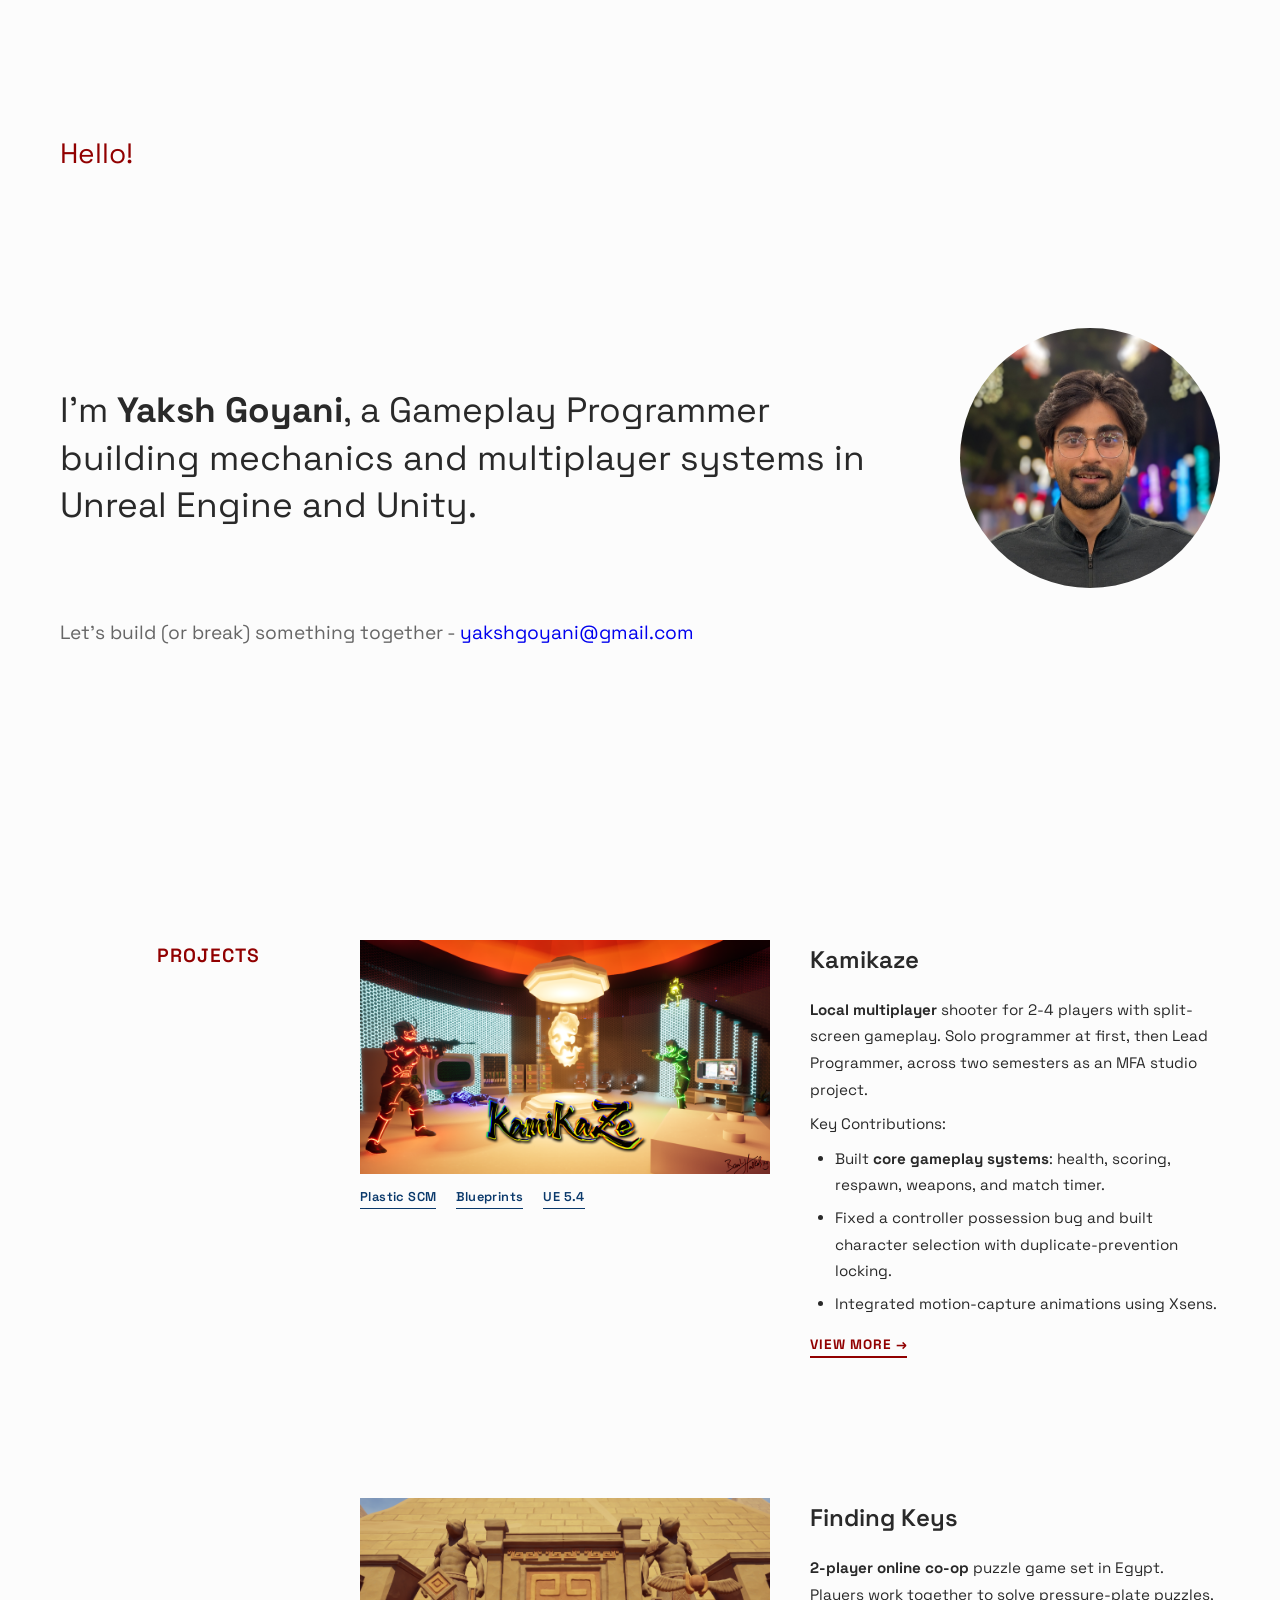
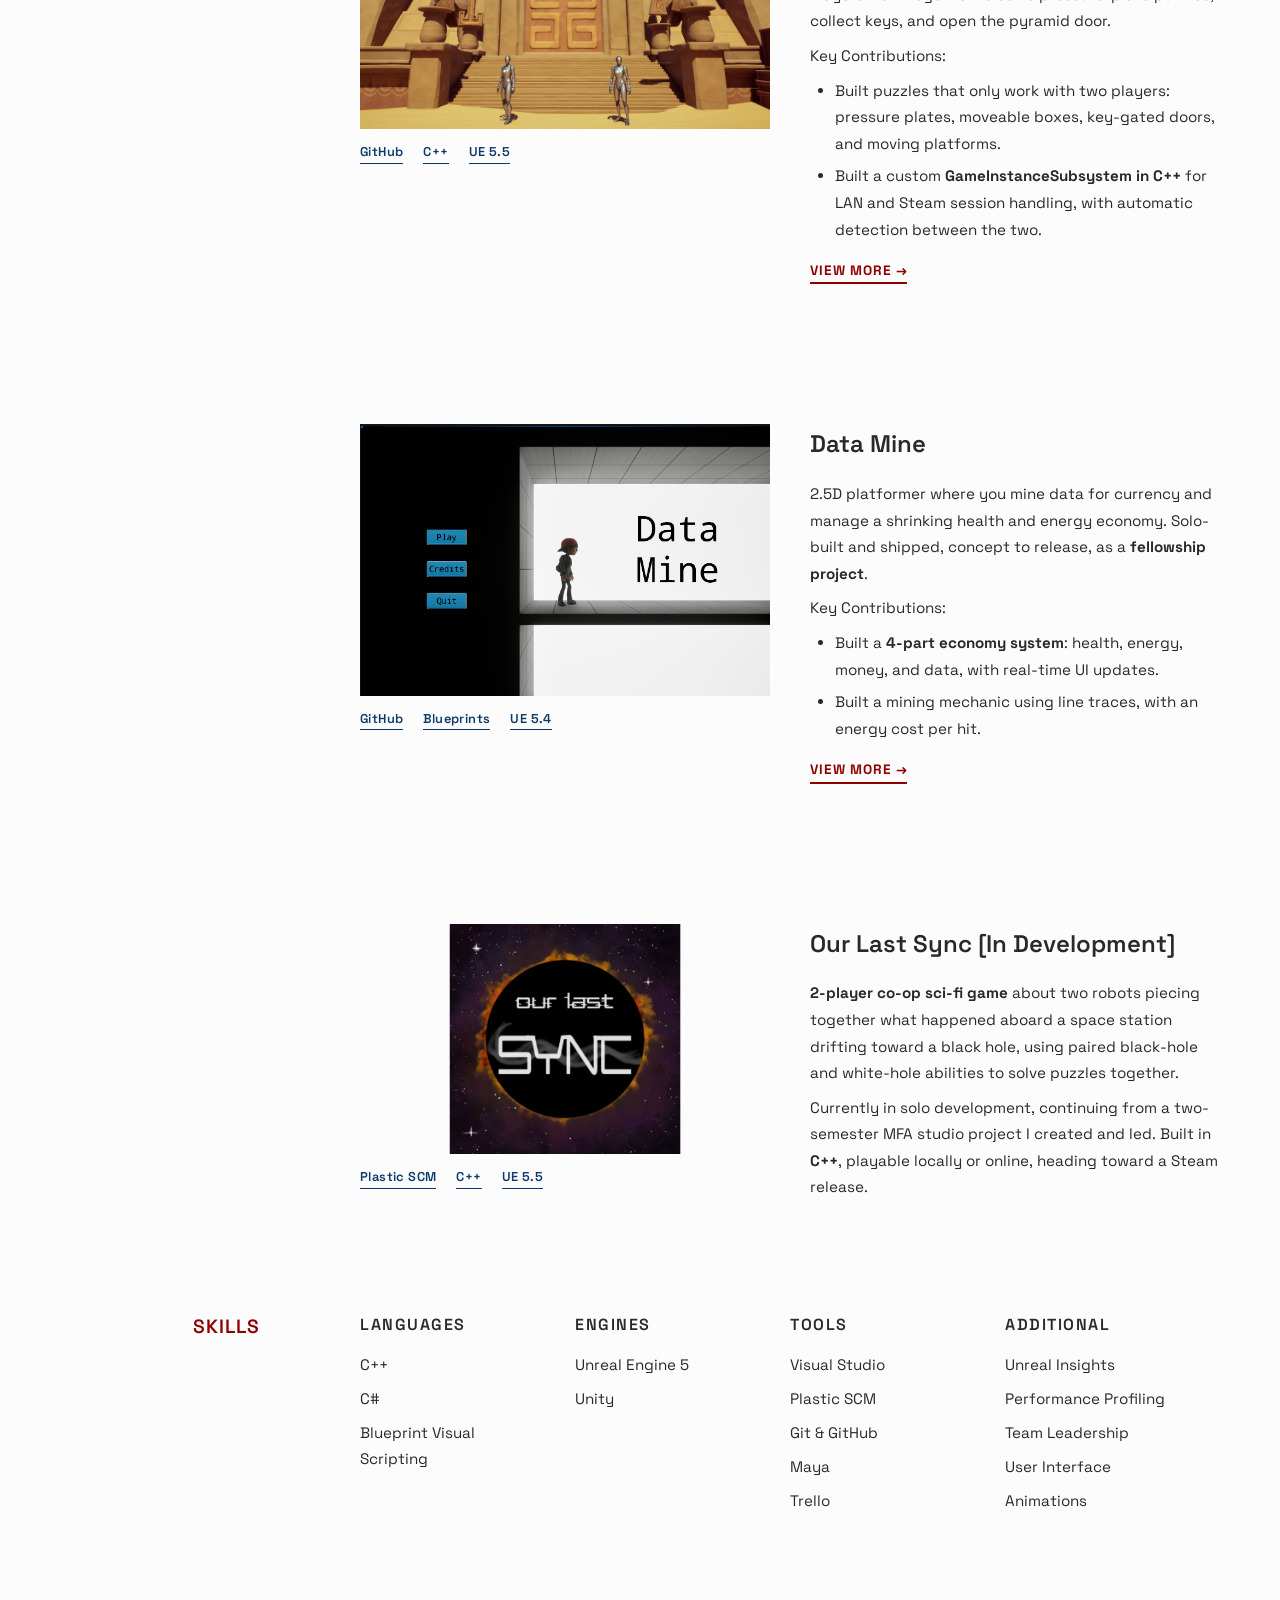
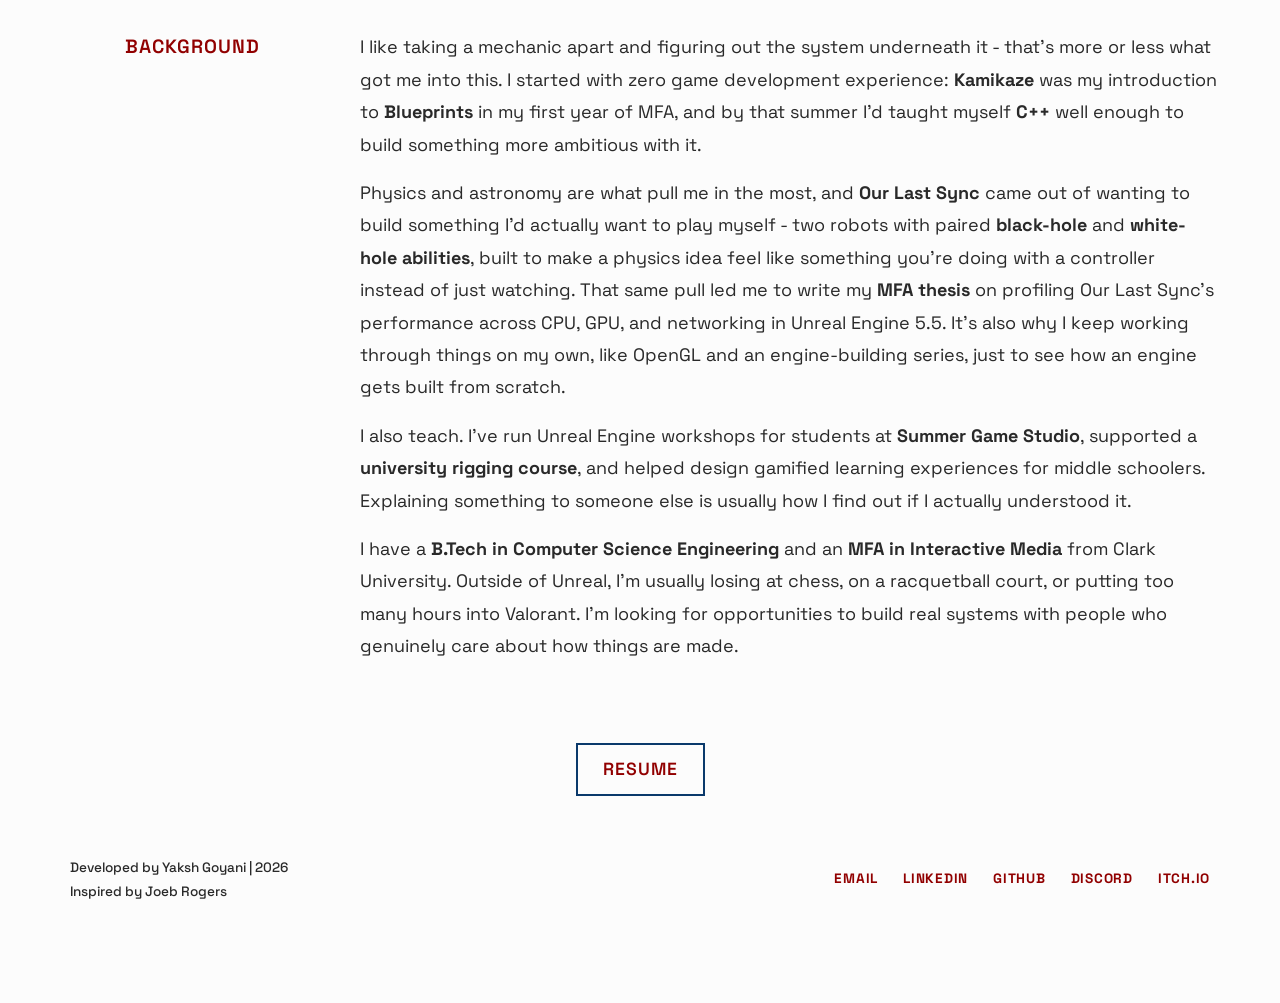
<file: index.html>
<!DOCTYPE html> 
<html lang="en">
<head>
    <meta charset="UTF-8">
    <meta name="viewport" content="width=device-width, initial-scale=1.0">
    <title>Yaksh Goyani | Portfolio</title>
    <link href="https://fonts.googleapis.com/css2?family=Space+Grotesk:wght@300..700&display=swap" rel="stylesheet">
    <link rel="stylesheet" href="styles.css">
</head>
<body>
    <section class="hero">
        <div class="hero-content">
            <h1>Hello!</h1>
            
            <div class="profile-content">          
                <h2>I'm <span class="name">Yaksh Goyani</span>, a Gameplay Programmer building mechanics and multiplayer systems in Unreal Engine and Unity.</h2>
                <img src="images/profile-picture.jpg"  alt="profile-picture" class="profile-image">
            </div>
            <h3>Let's build (or break) something together - <a href="mailto:yakshgoyani@gmail.com" title="email">yakshgoyani@gmail.com</a></h3>
        </div>
    </section>

    <!-- Main Content -->
    <div class="container">

        <!-- Projects -->
        <section class="section">
            <div class="section-title">PROJECTS</div>

            <div class="section-content">
                <!-- Kamikaze -->
                <div class="project" id="kamikaze">
                    <div class="project-left">
                        <a href="kamikaze.html">
                            <img src="images/KamiKaZe_Poster.png" alt="kamikaze Poster" class="project-banner">
                        </a>
                        <div class="tools">
                            <p class="tool-name">Plastic SCM</p>
                            <p class="tool-name">Blueprints</p>
                            <p class="tool-name">UE 5.4</p>
                        </div>
                    </div>
                    <div class="project-right">
                        <div class="project-title">
                            <a href="kamikaze.html">Kamikaze</a>
                        </div>
                        <div class="about-project">
                            <p><strong>Local multiplayer</strong> shooter for 2-4 players with split-screen gameplay. Solo programmer at first, then Lead Programmer, across two semesters as an MFA studio project.</p>
                            <p>Key Contributions:</p> 
                            <ul>
                                <li>Built <strong>core gameplay systems</strong>: health, scoring, respawn, weapons, and match timer.</li>
                                <li>Fixed a controller possession bug and built character selection with duplicate-prevention locking.</li>
                                <li>Integrated motion-capture animations using Xsens.</li>
                            </ul>
                        </div>
                        <a href="kamikaze.html" class="project-link">VIEW MORE →</a>
                    </div>
                </div>

                <!-- Finding Keys -->
                <div class="project" id="findingkeys">
                    <div class="project-left">
                        <a href="findingkeys.html">
                            <img src="images/Finding Key Image.png" alt="Finding Keys Game Page" class="project-banner">
                        </a>
                        <div class="tools">
                            <p class="tool-name">GitHub</p>
                            <p class="tool-name">C++</p>
                            <p class="tool-name">UE 5.5</p>
                        </div>
                    </div>
                    <div class="project-right">
                        <div class="project-title">
                            <a href="findingkeys.html">Finding Keys</a>
                        </div>
                        <div class="about-project">
                            <p><strong>2-player online co-op</strong> puzzle game set in Egypt. Players work together to solve pressure-plate puzzles, collect keys, and open the pyramid door.</p>
                            <p>Key Contributions:</p>
                            <ul>
                                <li>Built puzzles that only work with two players: pressure plates, moveable boxes, key-gated doors, and moving platforms.</li>
                                <li>Built a custom <strong>GameInstanceSubsystem in C++</strong> for LAN and Steam session handling, with automatic detection between the two.</li>
                            </ul>
                        </div>
                        <a href="findingkeys.html" class="project-link">VIEW MORE →</a>
                    </div>
                </div>

                <!-- Data Mine -->
                <div class="project" id="datamine">
                    <div class="project-left">
                        <a href="datamine.html">
                            <img src="images/Data Mine Home Page.png" alt="Data Mine Landing Page" class="project-banner">
                        </a>
                        <div class="tools">
                            <p class="tool-name">GitHub</p>
                            <p class="tool-name">Blueprints</p>
                            <p class="tool-name">UE 5.4</p>
                        </div>
                    </div>
                    <div class="project-right">
                        <div class="project-title">
                            <a href="datamine.html">Data Mine</a>
                        </div>
                        <div class="about-project">
                             <p>2.5D platformer where you mine data for currency and manage a shrinking health and energy economy. Solo-built and shipped, concept to release, as a <strong>fellowship project</strong>.</p>
                            <p>Key Contributions:</p>
                            <ul>
                                <li>Built a <strong>4-part economy system</strong>: health, energy, money, and data, with real-time UI updates.</li>
                                <li>Built a mining mechanic using line traces, with an energy cost per hit.</li>
                            </ul>
                        </div>
                        <a href="datamine.html" class="project-link">VIEW MORE →</a>
                    </div>
                </div>

                <!-- Our Last Sync -->
                <div class="project" id="ourlastsync">
                    <div class="project-left">
                        <img src="images/OLS_Logo.jpg" alt="Our Last Sync" class="project-banner">
                        <div class="tools">
                            <p class="tool-name">Plastic SCM</p>
                            <p class="tool-name">C++</p>
                            <p class="tool-name">UE 5.5</p>
                        </div>
                    </div>
                    <div class="project-right">
                        <div class="project-title">
                            <p>Our Last Sync [In Development]</p>
                        </div>
                        <div class="about-project">
                            <p><strong>2-player co-op sci-fi game</strong> about two robots piecing together what happened aboard a space station drifting toward a black hole, using paired black-hole and white-hole abilities to solve puzzles together.</p>
                            <p>Currently in solo development, continuing from a two-semester MFA studio project I created and led. Built in <strong>C++</strong>, playable locally or online, heading toward a Steam release.</p>
                        </div>
                    </div>
                </div>
            </div>
        </section>


        <!-- Skills -->
        <section class="section">
            <div class="section-title">SKILLS</div>
            
            <div class="section-content">
                <div class="skills-grid">
                    <div class="skill-category">
                        <h4>LANGUAGES</h4>
                        <ul>
                            <li>C++</li>
                            <li>C#</li>
                            <li>Blueprint Visual Scripting</li>
                        </ul>
                    </div>

                    <div class="skill-category">
                        <h4>ENGINES</h4>
                        <ul>
                            <li>Unreal Engine 5</li>
                            <li>Unity</li>
                        </ul>
                    </div>

                    <div class="skill-category">
                        <h4>TOOLS</h4>
                        <ul>
                            <li>Visual Studio</li>
                            <li>Plastic SCM</li>
                            <li>Git & GitHub</li>
                            <li>Maya</li>
                            <li>Trello</li>
                        </ul>
                    </div>

                    <div class="skill-category">
                        <h4>ADDITIONAL</h4>
                        <ul>
                            <li>Unreal Insights</li>
                            <li>Performance Profiling</li>
                            <li>Team Leadership</li>
                            <li>User Interface</li>
                            <li>Animations</li>
                        </ul>
                    </div>
                </div>
            </div>
        </section>

        <!-- Background -->
        <section class="section">
            <div class="section-title">BACKGROUND</div>
            
            <div class="section-content">                  
                <div class="background-content">
                    <p>I like taking a mechanic apart and figuring out the system underneath it - that's more or less what got me into this. I started with zero game development experience: <strong>Kamikaze</strong> was my introduction to <strong>Blueprints</strong> in my first year of MFA, and by that summer I'd taught myself <strong>C++</strong> well enough to build something more ambitious with it.</p>

                    <p>Physics and astronomy are what pull me in the most, and <strong>Our Last Sync</strong> came out of wanting to build something I'd actually want to play myself - two robots with paired <strong>black-hole</strong> and <strong>white-hole abilities</strong>, built to make a physics idea feel like something you're doing with a controller instead of just watching. That same pull led me to write my <strong>MFA thesis</strong> on profiling Our Last Sync's performance across CPU, GPU, and networking in Unreal Engine 5.5. It's also why I keep working through things on my own, like OpenGL and an engine-building series, just to see how an engine gets built from scratch.</p>

                   <p>I also teach. I've run Unreal Engine workshops for students at <strong>Summer Game Studio</strong>, supported a <strong>university rigging course</strong>, and helped design gamified learning experiences for middle schoolers. Explaining something to someone else is usually how I find out if I actually understood it.</p>
        
                    <p>I have a <strong>B.Tech in Computer Science Engineering</strong> and an <strong>MFA in Interactive Media</strong> from Clark University. Outside of Unreal, I'm usually losing at chess, on a racquetball court, or putting too many hours into Valorant. I'm looking for opportunities to build real systems with people who genuinely care about how things are made.</p>
                </div>
            </div>
        </section>

        <a href="resume/YakshGoyaniResume_GameplayProgrammer.pdf" target="_blank" class="resume">RESUME</a>
    </div>

    <!-- Socials -->
    <footer>
        <div class="footer-text">
            <p>Developed by Yaksh Goyani | 2026</p>
            <p>Inspired by Joeb Rogers</p>
        </div>

        <div class="social-links">
            <a href="mailto:yakshgoyani@gmail.com" title="email">EMAIL</a>
            <a href="https://www.linkedin.com/in/ygoyani" target="_blank" title="linkedin">LINKEDIN</a>
            <a href="https://github.com/yakshG" target="_blank" >GITHUB</a>
            <a href="https://discord.com/users/794162403616227338" target="_blank" title="discord">DISCORD</a>
            <a href="https://billawatts.itch.io/" target="_blank" title="itch.io">ITCH.IO</a>            
        </div>
    </footer>
</body>
</html>
</file>
<file: styles.css>
/*
        font-color: #292929
        link-color-1: #910000
        background-color: #FCFCFC
        link-color-2 - #0A396B
        */
        
* {
    margin: 0;
    padding: 0;
    box-sizing: border-box;
}

a{
    text-decoration: none;
}

body {
    font-family: 'Space Grotesk', sans-serif;
    background-color: #FCFCFC;
    font-size: 18px;
    font-weight: 400;
    line-height: 1.7;
    color: #292929;
}


/* ------------Hero Section---------- */
.hero {
    min-height: 100vh;
    display: flex;
    align-items: center;
    padding: 0 60px;
}

.hero-content {
    max-width: 1200px;
    min-height: 800px;
    margin: 0 auto;
    width: 100%;
    padding: 80px 0;
}

.hero h1 {
    font-family: 'Space Grotesk', sans-serif;
    font-size: 1.75rem;
    margin-top: 0px;
    margin-bottom: 150px;
    font-weight: 400;
    color: #910000;
}

.profile-content {
    display: flex;
    align-items: center;
    gap: 50px;
}


.hero h2 {
    font-family: 'Space Grotesk', sans-serif;
    font-size: 2.2rem;
    line-height: 1.35;
    font-weight: 400;
    color: #292929;
}

.hero-content h3 {
    font-family: 'Space Grotesk', sans-serif;
    width: 70%;
    margin: 30px 0;
    font-size: 1.2rem;
    font-weight: 400;
    color: #666;
    line-height: 1.6;
}

.hero span {
    font-weight: bold;
}

.profile-image {
    width: 260px;
    height: 260px;
    border-radius: 50%;
    flex-shrink: 0;
}

/* ----------Main Content---------- */
.container {
    max-width: 1500px;
    margin: 0 auto;
    padding: 0 60px;
}

.section {
    display: grid;
    grid-template-columns: 200px 1fr;
    gap: 100px;
    margin-bottom: 30px;
    padding: 40px 0;
}

.section-title {
    font-family: 'Space Grotesk', sans-serif;
    color: #910000;
    font-size: 1.2rem;
    font-weight: 600;
    position: sticky;
    top: 40px;
    align-self: start;
    text-align: right;
    letter-spacing: 1px;
}

.section-content {
    max-width: 1100px;
}

/* ----------Projects---------- */
.project {
    display: grid;
    grid-template-columns: 1fr 1fr;
    gap: 40px;
    margin-bottom: 70px;
    align-items: start;
    padding-bottom: 70px;
}

.project:last-child {
    border-bottom: none;
    margin-bottom: 0;
    padding-bottom: 0;
}

.project-left {
    display: flex;
    flex-direction: column;
    gap: 12px;
}

.project-banner {
    width: 100%;
    height: auto;
    display: block;
    transition: transform 0.2s ease;
}

.project-banner:hover {
    transform: scale(1.01);
}

.tools {
    display: flex;
    flex-direction: row;
    flex-wrap: wrap;
    gap: 8px 0;
}

.tool-name {
    margin-right: 20px;
    font-size: 0.8rem;
    color: #0A396B;
    font-weight: 600;
    letter-spacing: 0.4px;
    border-bottom: 1.5px solid #0A396B;
}

.project-right {
    display: flex;
    flex-direction: column;
    gap: 16px;
}

.project-title {
    font-family: 'Space Grotesk', sans-serif;
    font-size: 1.5rem;
    font-weight: 600;
}

.project-title a {
    color: #292929;
}

.project-title a:hover{
    color: #910000;
}

.project-title a:active {
    color: #00965A;
}

.about-project {
    font-size: 0.95rem;
    line-height: 1.75;
    display: flex;
    flex-direction: column;
    gap: 8px;
}

.about-project ul {
    padding-left: 25px;
    display: flex;
    flex-direction: column;
    gap: 6px;
}

.project-link {
    display: inline-block;
    margin-top: auto;
    font-size: 0.85rem;
    font-weight: 700;
    letter-spacing: 0.95px;
    color:#910000;
    border-bottom: 2px solid #910000;
    width: fit-content;
    transition: all 0.2s ease;
}

.project-link:hover {
    color: #0A396B;
    border-bottom-color: #0A396B;
}

.project-link:active {
    color: #00965A;
    border-bottom-color: #FCFCFC;
}

/* ----------Skills Section---------- */
.skills-grid {
    display: flex;
    flex-wrap: wrap;
    gap: 40px 40px;
}

.skill-category h4 {
    font-family: 'Space Grotesk', sans-serif;
    font-size: 1rem;
    font-weight: 600;
    letter-spacing: 1.5px;
    margin-bottom: 14px;
}

.skill-category ul {
    width: 175px;
    list-style: none;
}

.skill-category li {
    margin-bottom: 8px;
    position: relative;
    font-size: 0.95rem;
}

/* ----------Background Section----------- */
.background-content {
    display: flex;
    flex-direction: column;
    gap: 16px;
}

.background-content p {
    line-height: 1.8;
}

.resume {
    color: #910000;
    padding: 10px 25px;
    font-size: 1.1rem;
    font-weight: 600;
    width: fit-content;
    border: 2px solid #0A396B;
    margin: 40px auto;
    display: block;
    text-align: center;
    transition: all 0.3s ease;
    letter-spacing: 1px;
}


.resume:hover {
    color: #FCFCFC;
    background-color: #0A396B;
    border-color: #0A396B;
}

.resume:active {
    background-color: #00965A;
    border-color: #00965A;
}

/* ----------Project Page----------*/

/* -----Back Navigation----- */
.project-nav {
    padding: 30px 60px;
    transition: background-color 0.2s ease;
    display: flex;
    justify-content: space-between;
    align-items: center;
}

.back-link {
    color: #910000;
    font-weight: 600;
    letter-spacing: 1px;
    transition: color 0.2s ease;
    display: inline-flex;
    align-items: center;
    gap: 8px;
}

.back-link:hover {
    color: #FCFCFC;
}

.project-nav:has(.back-link:hover) {
    background-color: #292929;
}

.arrow {
    font-size: 2rem;
    display: inline-block;
}

.link-text {
    font-size: 1rem;
    padding-top: 2px;
    display: inline-block;
}

.nav-social {
    text-align: right;
}

.nav-social a {
    margin: 0px 15px;
    font-family: 'Space Grotesk', sans-serif;
    color: #910000;
    font-size: 0.975rem;
    font-weight: 700;
    letter-spacing: 0.75px;
    border-bottom: 2px solid transparent;
    transition: all 0.2s ease;
}

.nav-social a:hover {
    color: #0A396B;
    border-bottom-color: #0A396B;
}

.project-nav:has(.back-link:hover) .nav-social a {
    color: #FCFCFC;
}


/* -----Project Header----- */
.project-header {
    padding-bottom: 10px;
    background-color: #FCFCFC;
}

.project-page-title {
    font-family: 'Space Grotesk', sans-serif;
    font-size: 3.5rem;
    font-weight: 500;
    color: #292929;
    margin-bottom: 40px;
    text-align: center;
}

.project-meta {
    display: flex;
    justify-content: center;
    gap: 80px;
    flex-wrap: wrap;
}

.meta-block {
    text-align: center;
}

.meta-label {
    font-size: 0.875rem;
    font-weight: 700;
    color: #910000;
    letter-spacing: 1px;
    margin-bottom: 8px;
}

.meta-value {
    font-size: 1rem;
    color: #212121;
    font-weight: 500;
}

.meta-value a {
    color: #292929;
    border-bottom: 1px solid #292929;
}

.meta-value a:hover {
    color: #0A396B;
    font-weight: 600;
    border-bottom: 2px solid #0A396B;
}

.meta-value a:active {
    color: #00965A;
    border-bottom: none;
}

/* -----Project Content----- */
.project-container {
    max-width: 1100px;
    margin: 0 auto;
    padding: 60px;
}

.project-section {
    margin-bottom: 50px;
}

.section-heading {
    font-family: 'Space Grotesk', sans-serif;
    font-size: 1.4rem;
    font-weight: 600;
    color: #292929;
    margin-bottom: 25px;
    padding-bottom: 10px;
    border-bottom: 2px solid #0A396B;
}

.project-section p {
    line-height: 1.8;
    color: #444;
    margin-bottom: 15px;
}

/* -----Media Container----- */
.media-container {
    margin: 40px 0;
    text-align: center;
}

.project-media {
    width: 85%;
    height: auto;
    box-shadow: 0 4px 12px rgba(0, 0, 0, 0.1);
}

/* -----Project Content List----- */
.content-block {
    display: flex;
    flex-direction: row;
    flex-wrap: wrap;
    gap: 5px;
    margin-bottom: 35px;
}

.content-text {
    flex: 1;
    min-width: 0;
}

.content-block video {
    flex: 0 0 45%;
    width: 45%;
    height: 250px;
    object-fit: cover;
    object-position: center;
    padding: 5px;
}

.content-block img {
    flex: 0 0 45%;
    width: 45%;
    height: auto;
    padding: 5px;
}

.content-block h3 {
    font-family: 'Space Grotesk', sans-serif;
    border-left: 3px solid #0A396B;
    padding-left: 10px;
    font-weight: 600;
    font-size: 1rem;
    margin-bottom: 10px;
}

.content-block p {
    padding-left: 20px;
    margin: 10px 0;
    font-weight: 600;
    font-style: italic;
}

.content-list {
    list-style: none;
    margin: 10px 5px 10px 25px;
    padding-left: 0;
}

.content-list li {
    padding-left: 25px;
    margin-bottom: 6px;
    position: relative;
    line-height: 1.7;
    color: #222;
    font-size: 0.95rem;
}

.content-list li:before {
    content: "▹";
    position: absolute;
    left: 0;
    color: #910000;
    font-weight: 500;
    font-size: 1rem;
}

.content-list a{
    color: #0A396B;
}

.content-list a:hover {
    color:#00965A;
}

/* -----Code Snippet-----*/
.code-snippet {
    margin: 15px 0;
}

.code-toggle {
    font-family: 'Space Grotesk', sans-serif;
    font-size: 0.85rem;
    font-weight: 700;
    letter-spacing: 1px;
    color: #0A396B;
    cursor: pointer;
    padding: 5px 15px;
    list-style: none;
    display: flex;
    align-items: center;
    gap: 8px;
    transition: color 0.2s ease;
}

.code-toggle::-webkit-details-marker {
    display: none;
}

.code-toggle::before {
    content: "+";
    color: #910000;
    transition: transform 0.2s ease;
}

details[open] .code-toggle::before {
    content: "−";
    transform: none;
}

.code-toggle:hover {
    color: #910000;
}

.code-snippet pre {
    margin: 0;
    border-radius: 0;
}

.code-snippet pre code {
    font-family: 'JetBrains Mono', monospace;
    font-size: 0.85rem;
    line-height: 1.6;
    padding: 5px 20px !important;
}

/* -----Challenge Blocks----- */
.challenge-block {
    background-color: #f9f9f9;
    padding: 25px;
    margin-bottom: 20px;
}

.challenge-block h3 {
    font-family: 'Space Grotesk', sans-serif;
    font-size: 1rem;
    font-weight: 600;
    color: #910000;
    margin-bottom: 12px;
}

.challenge-block p {
    margin-bottom: 10px;
    font-size: 0.95rem;
}

.challenge-block strong {
    color: #222;
    font-weight: 600;
}

/* Project Links */
.project-links {
    display: flex;
    gap: 40px;
    justify-content: center;
    margin-top: 40px;
}

.project-button {
    color: #910000;
    padding: 12px 30px;
    font-size: 0.9rem;
    font-weight: 700;
    border: 2px solid #0A396B;
    display: inline-block;
    text-align: center;
    transition: all 0.3s ease;
    letter-spacing: 1px;
}

.project-button:hover {
    color: #fff;
    background-color: #0A396B;
    border-color: #0A396B;
}

.project-button:active {
    background-color: #00965A;
    border-color: #00965A;
}

/* ----------Footer---------- */
footer {
    display: flex;
    flex-direction: row;
    flex-wrap: wrap;
    align-items: center;
    justify-content: space-between;
    margin-bottom: 80px;
}

.footer-text {
    font-size: 0.85rem;
    font-weight: 500;
    padding: 20px 70px;
}

.social-links {
    display: flex;
    justify-content: center;
    gap: 25px;
    align-items: center;
    padding: 20px 70px;
}

.social-links a {
    color: #910000;
    font-size: 0.85rem;
    font-weight: 700;
    display: flex;
    align-items: center;
    gap: 5px;
    border-bottom: 2px solid #FCFCFC;
    transition: all 0.2s ease;
    letter-spacing: 0.75px;
}

.social-links a:hover {
    color: #0A396B;
    border-bottom-color:#0A396B;
}

.social-links a:active {
    color: #00965A;
    border-bottom-color: #FCFCFC;
}

/* ---------Mobile------------*/
/* ----------Project Pages---------- */
@media (max-width: 768px) {
    .project-nav {
        padding: 20px 30px;
    }

    .link-text {
        display: none;
    }

    .project-header {
        padding: 60px 30px 40px;
    }

    .project-page-title {
        font-size: 2.5rem;
    }

    .project-meta {
        gap: 30px;
    }

    .project-container {
        padding: 40px 30px 80px;
    }

    .section-heading {
        font-size: 1.2rem;
    }

    .content-block {
        flex-direction: column;
        align-items: center;
    }

    .content-text {
        width: 100%;
    }

    .content-block img, .content-block video {
        width: 70%;
        height: auto;
    }

    .project-links {
        flex-direction: column;
    }

    .project-button {
        width: 100%;
    }
}

/* ----------Index Page---------- */
@media (max-width: 768px) {
    .hero {
        padding: 60px 30px;
        min-height: auto;
    }

    .hero-content {
        padding: 60px 0;
    }

    .hero h1 {
        font-size: 1.25rem;
        margin: 100px 0;
    }

    .hero h2 {
        font-size: 1.6rem;
    }

    .hero-content h3 { 
        font-size: 1rem;
        margin-top: 60px;
        width: 80%;
    }

    .profile-image {
        display: none;
    }

    .container {
        padding: 0 30px;
    }

    .section {
        grid-template-columns: 1fr;
        gap: 24px;
        margin-bottom: 40px;
        padding: 30px 0;
    }

    .section-title {
        position: static;
        text-align: left;
    }

    .project {
        grid-template-columns: 1fr;
        gap: 20px;
    }

    .skills-grid {
        gap: 30px 40px;
    }

    .code-snippet pre code {
        font-size: 0.7rem;
    }

    .code-snippet {
        overflow-x: auto;
    }

    footer {
        padding: 20px 0px;
        flex-direction: column;
        align-items: center;
        margin-bottom: 40px;
    }

    .footer-text {
        padding: 10px 30px;
        text-align: center;
    }

    .social-links {
        flex-wrap: wrap;
        padding: 10px 30px;
        gap: 15px;
    }

    .social-links a{
        font-size: 0.75rem;
    }
}

/* Tablet spacing*/
@media (max-width: 1024px) and (min-width: 769px) {
    .hero {
        padding: 50px 40px;
    }
    
    .hero-content h3 { 
        font-size: 1rem;
        margin-top: 70px;
        width: 80%;
    }

    .profile-image {
        display: none;
    }

    .section {
        gap: 60px;
    }

    .project {
        grid-template-columns: 1fr;
        gap: 20px;
    }

    .code-snippet pre code {
        font-size: 0.8rem;
    }

    .code-snippet {
    overflow-x: auto;
}

    footer {
        flex-direction: column;
        align-items: center;
    }

    .footer-text {
        text-align: center;
    }
}
</file>
